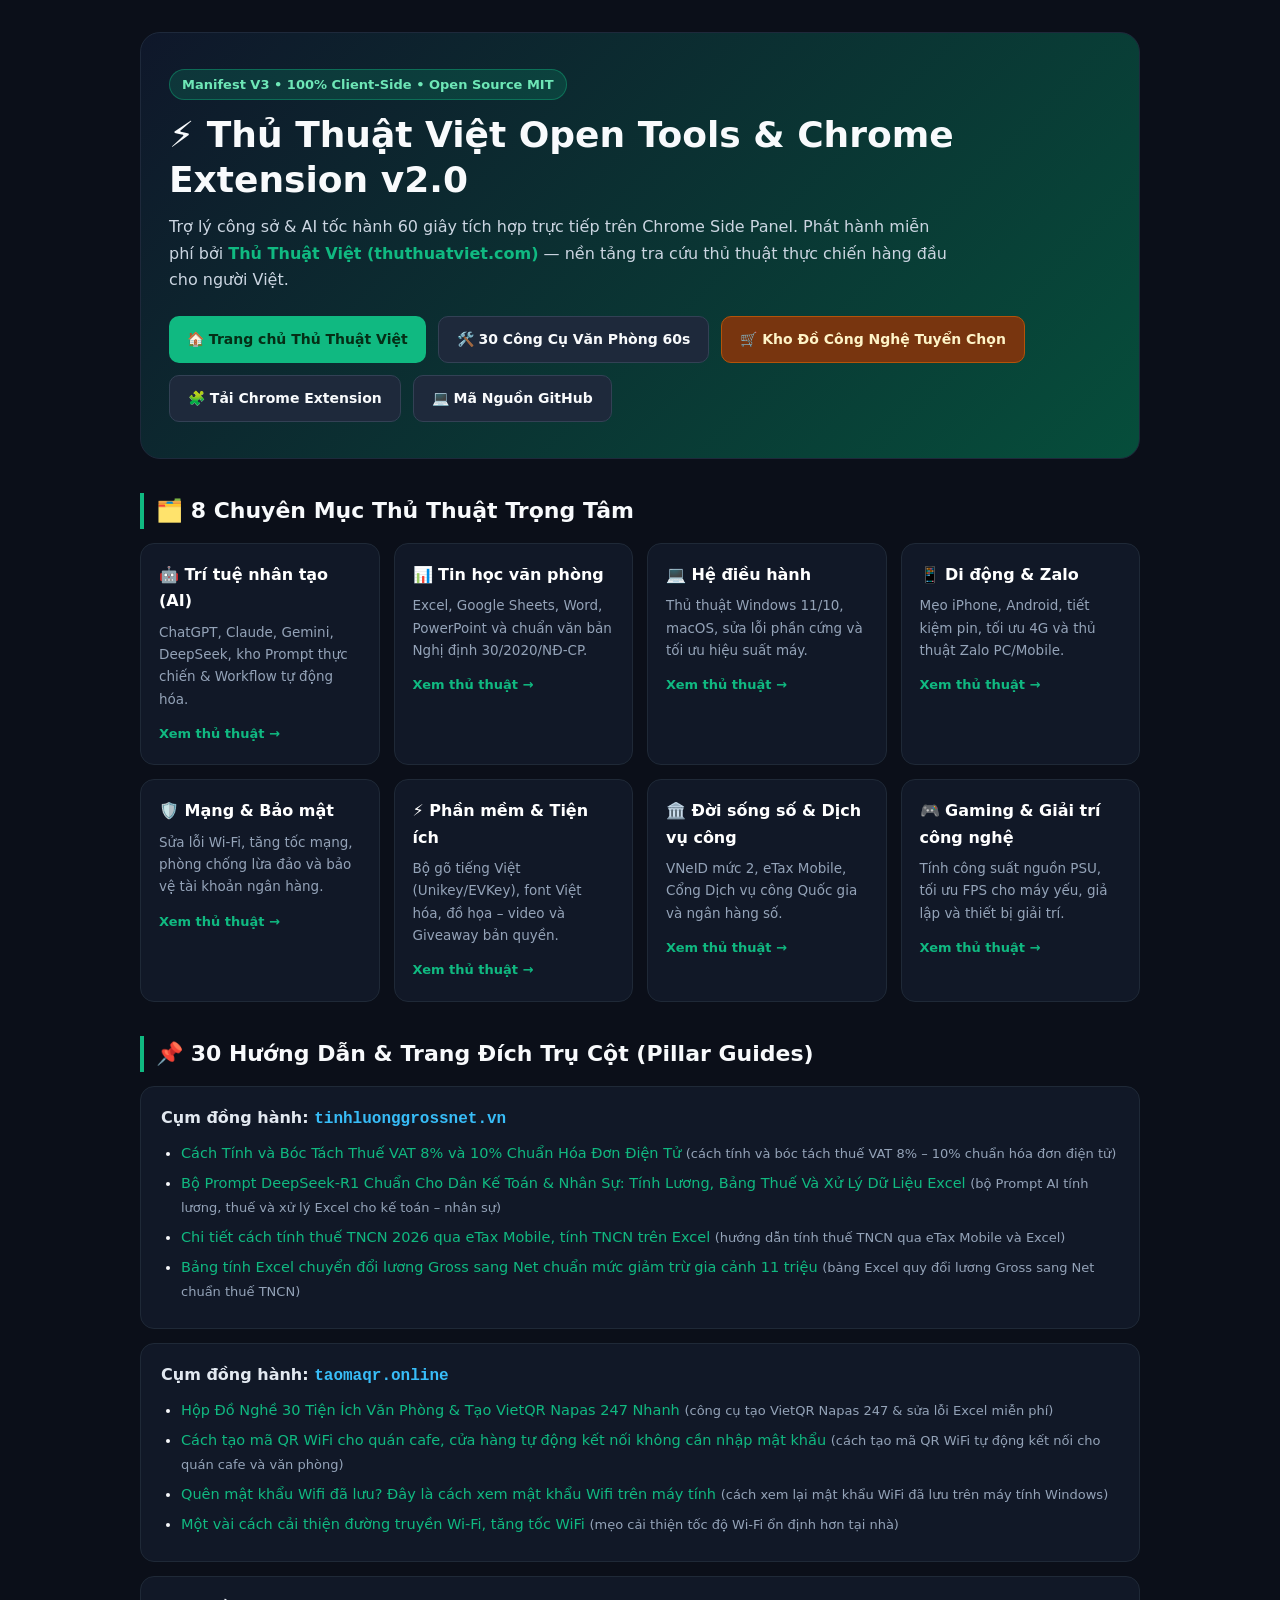
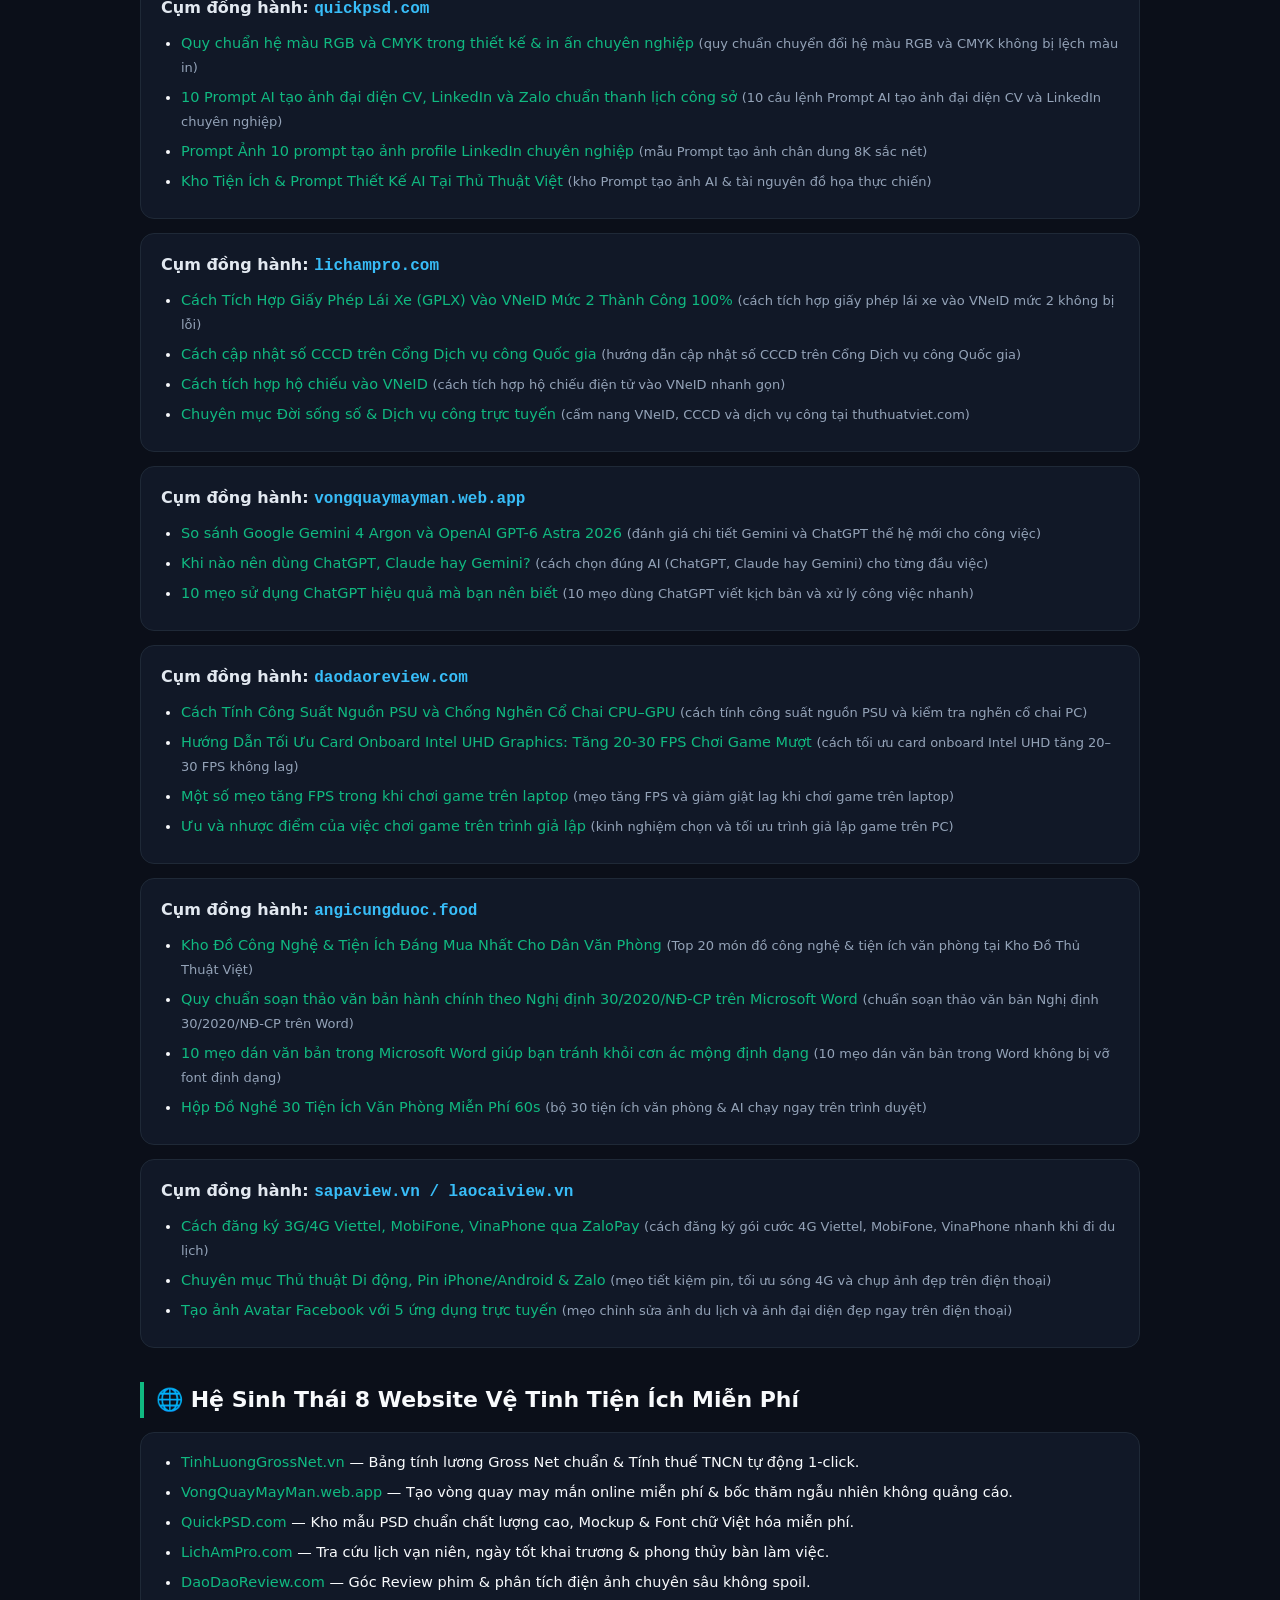
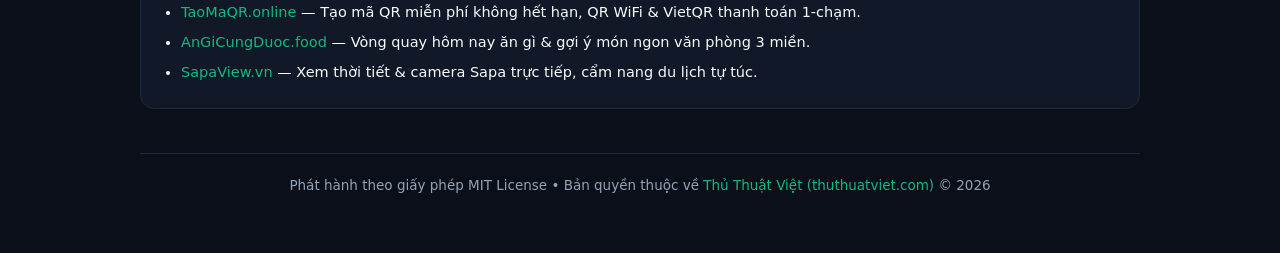
<file: index.html>
<!DOCTYPE html>
<html lang="vi">
<head>
  <meta charset="UTF-8" />
  <meta name="viewport" content="width=device-width, initial-scale=1.0" />
  <title>Thủ Thuật Việt Open Tools &amp; Chrome Extension v2.0 — 30 Công Cụ Văn Phòng &amp; AI Miễn Phí</title>
  <meta name="description" content="Kho mã nguồn mở Thủ Thuật Việt Chrome Extension v2.0 &amp; Hub 30 công cụ văn phòng, sửa lỗi Excel, VietQR Napas 247, Prompt AI và 30 hướng dẫn thực chiến miễn phí tại thuthuatviet.com." />
  <meta name="robots" content="index, follow" />
  <link rel="canonical" href="https://thuthuatviet.github.io/thuthuatviet-chrome-extension/" />
  <meta property="og:type" content="website" />
  <meta property="og:title" content="Thủ Thuật Việt Open Tools &amp; Chrome Extension v2.0" />
  <meta property="og:description" content="Giải Pháp Nhanh — Công Cụ Thực — Trải Nghiệm Chuẩn — 100% Miễn Phí từ hệ sinh thái thuthuatviet.com." />
  <meta property="og:url" content="https://thuthuatviet.github.io/thuthuatviet-chrome-extension/" />
  <script type="application/ld+json">{"@context":"https://schema.org","@type":"SoftwareApplication","name":"Thủ Thuật Việt Chrome Extension v2.0","applicationCategory":"BrowserApplication","operatingSystem":"Windows, macOS, Linux, ChromeOS","url":"https://thuthuatviet.com/tien-ich-chrome/","downloadUrl":"https://github.com/thuthuatviet/thuthuatviet-chrome-extension","offers":{"@type":"Offer","price":"0","priceCurrency":"VND"},"publisher":{"@type":"Organization","name":"Thủ Thuật Việt","url":"https://thuthuatviet.com/"}}</script>
  <style>
    :root { --bg:#0b0f19; --card:#111827; --border:#1f2937; --text:#f8fafc; --muted:#94a3b8; --emerald:#10b981; --amber:#f59e0b; --sky:#38bdf8; }
    * { box-sizing:border-box; }
    body { margin:0; font-family:system-ui,-apple-system,"Segoe UI",Roboto,sans-serif; background:var(--bg); color:var(--text); line-height:1.65; }
    a { color:var(--emerald); text-decoration:none; }
    a:hover { text-decoration:underline; }
    .wrap { max-width:1040px; margin:0 auto; padding:32px 20px 64px; }
    .hero { background:linear-gradient(135deg,#0f172a 0%,#064e3b 100%); border:1px solid #1e293b; border-radius:20px; padding:36px 28px; margin-bottom:28px; }
    .badge { display:inline-block; background:rgba(16,185,129,.18); color:#6ee7b7; border:1px solid rgba(16,185,129,.4); padding:4px 12px; border-radius:999px; font-size:13px; font-weight:600; margin-bottom:12px; }
    h1 { margin:0 0 12px; font-size:clamp(26px,4vw,36px); line-height:1.25; }
    .lead { color:#cbd5e1; max-width:780px; margin:0 0 22px; font-size:16px; }
    .btn-row { display:flex; flex-wrap:wrap; gap:12px; }
    .btn { display:inline-flex; align-items:center; gap:6px; padding:11px 18px; border-radius:10px; font-weight:600; font-size:14px; transition:transform .15s ease; }
    .btn:hover { transform:translateY(-1px); text-decoration:none; }
    .btn-primary { background:var(--emerald); color:#052e16; }
    .btn-secondary { background:#1e293b; color:var(--text); border:1px solid #334155; }
    .btn-amber { background:#78350f; color:#fef3c7; border:1px solid #b45309; }
    h2 { margin:34px 0 14px; font-size:22px; border-left:4px solid var(--emerald); padding-left:12px; }
    .grid { display:grid; grid-template-columns:repeat(auto-fit,minmax(230px,1fr)); gap:14px; }
    .card { display:block; background:var(--card); border:1px solid var(--border); border-radius:14px; padding:18px; color:var(--text); }
    .card:hover { border-color:var(--emerald); text-decoration:none; }
    .card-title { font-weight:700; font-size:16px; margin-bottom:6px; color:#fff; }
    .card-desc { margin:0 0 10px; font-size:13.5px; color:var(--muted); }
    .card-cta { font-size:13px; font-weight:600; color:var(--emerald); }
    .cluster-box { background:var(--card); border:1px solid var(--border); border-radius:14px; padding:18px 20px; margin-bottom:14px; }
    .cluster-box h3 { margin:0 0 10px; font-size:16px; color:#e2e8f0; }
    .cluster-box h3 span { color:var(--sky); font-family:ui-monospace,monospace; }
    ul { margin:0; padding-left:20px; }
    li { margin-bottom:6px; font-size:14.5px; }
    .anchor-note { color:var(--muted); font-size:13px; }
    footer { margin-top:44px; padding-top:20px; border-top:1px solid var(--border); font-size:13.5px; color:var(--muted); text-align:center; }
  </style>
</head>
<body>
  <main class="wrap">
    <section class="hero">
      <div class="badge">Manifest V3 &bull; 100% Client-Side &bull; Open Source MIT</div>
      <h1>⚡ Thủ Thuật Việt Open Tools &amp; Chrome Extension v2.0</h1>
      <p class="lead">
        Trợ lý công sở &amp; AI tốc hành 60 giây tích hợp trực tiếp trên Chrome Side Panel.
        Phát hành miễn phí bởi <a href="https://thuthuatviet.com/" target="_blank" rel="noopener"><strong>Thủ Thuật Việt (thuthuatviet.com)</strong></a> —
        nền tảng tra cứu thủ thuật thực chiến hàng đầu cho người Việt.
      </p>
      <div class="btn-row">
        <a class="btn btn-primary" href="https://thuthuatviet.com/" target="_blank" rel="noopener">🏠 Trang chủ Thủ Thuật Việt</a>
        <a class="btn btn-secondary" href="https://thuthuatviet.com/cong-cu/" target="_blank" rel="noopener">🛠️ 30 Công Cụ Văn Phòng 60s</a>
        <a class="btn btn-amber" href="https://thuthuatviet.com/kho-do/" target="_blank" rel="noopener">🛒 Kho Đồ Công Nghệ Tuyển Chọn</a>
        <a class="btn btn-secondary" href="https://thuthuatviet.com/tien-ich-chrome/" target="_blank" rel="noopener">🧩 Tải Chrome Extension</a>
        <a class="btn btn-secondary" href="https://github.com/thuthuatviet/thuthuatviet-chrome-extension" target="_blank" rel="noopener">💻 Mã Nguồn GitHub</a>
      </div>
    </section>

    <h2>🗂️ 8 Chuyên Mục Thủ Thuật Trọng Tâm</h2>
    <section class="grid">

      <a class="card" href="https://thuthuatviet.com/tri-tue-nhan-tao/" target="_blank" rel="noopener">
        <div class="card-title">🤖 Trí tuệ nhân tạo (AI)</div>
        <p class="card-desc">ChatGPT, Claude, Gemini, DeepSeek, kho Prompt thực chiến &amp; Workflow tự động hóa.</p>
        <span class="card-cta">Xem thủ thuật &rarr;</span>
      </a>

      <a class="card" href="https://thuthuatviet.com/van-phong/" target="_blank" rel="noopener">
        <div class="card-title">📊 Tin học văn phòng</div>
        <p class="card-desc">Excel, Google Sheets, Word, PowerPoint và chuẩn văn bản Nghị định 30/2020/NĐ-CP.</p>
        <span class="card-cta">Xem thủ thuật &rarr;</span>
      </a>

      <a class="card" href="https://thuthuatviet.com/he-dieu-hanh/" target="_blank" rel="noopener">
        <div class="card-title">💻 Hệ điều hành</div>
        <p class="card-desc">Thủ thuật Windows 11/10, macOS, sửa lỗi phần cứng và tối ưu hiệu suất máy.</p>
        <span class="card-cta">Xem thủ thuật &rarr;</span>
      </a>

      <a class="card" href="https://thuthuatviet.com/di-dong/" target="_blank" rel="noopener">
        <div class="card-title">📱 Di động &amp; Zalo</div>
        <p class="card-desc">Mẹo iPhone, Android, tiết kiệm pin, tối ưu 4G và thủ thuật Zalo PC/Mobile.</p>
        <span class="card-cta">Xem thủ thuật &rarr;</span>
      </a>

      <a class="card" href="https://thuthuatviet.com/mang-bao-mat/" target="_blank" rel="noopener">
        <div class="card-title">🛡️ Mạng &amp; Bảo mật</div>
        <p class="card-desc">Sửa lỗi Wi-Fi, tăng tốc mạng, phòng chống lừa đảo và bảo vệ tài khoản ngân hàng.</p>
        <span class="card-cta">Xem thủ thuật &rarr;</span>
      </a>

      <a class="card" href="https://thuthuatviet.com/phan-mem/" target="_blank" rel="noopener">
        <div class="card-title">⚡ Phần mềm &amp; Tiện ích</div>
        <p class="card-desc">Bộ gõ tiếng Việt (Unikey/EVKey), font Việt hóa, đồ họa – video và Giveaway bản quyền.</p>
        <span class="card-cta">Xem thủ thuật &rarr;</span>
      </a>

      <a class="card" href="https://thuthuatviet.com/doi-song-so/" target="_blank" rel="noopener">
        <div class="card-title">🏛️ Đời sống số &amp; Dịch vụ công</div>
        <p class="card-desc">VNeID mức 2, eTax Mobile, Cổng Dịch vụ công Quốc gia và ngân hàng số.</p>
        <span class="card-cta">Xem thủ thuật &rarr;</span>
      </a>

      <a class="card" href="https://thuthuatviet.com/gaming-giai-tri/" target="_blank" rel="noopener">
        <div class="card-title">🎮 Gaming &amp; Giải trí công nghệ</div>
        <p class="card-desc">Tính công suất nguồn PSU, tối ưu FPS cho máy yếu, giả lập và thiết bị giải trí.</p>
        <span class="card-cta">Xem thủ thuật &rarr;</span>
      </a>
    </section>

    <h2>📌 30 Hướng Dẫn &amp; Trang Đích Trụ Cột (Pillar Guides)</h2>

      <div class="cluster-box">
        <h3>Cụm đồng hành: <span>tinhluonggrossnet.vn</span></h3>
        <ul>
          <li><a href="https://thuthuatviet.com/van-phong/cach-tinh-va-boc-tach-thue-vat-8-va-10-phan-tram-chuan-hoa-don-dien-tu/" target="_blank" rel="noopener">Cách Tính và Bóc Tách Thuế VAT 8% và 10% Chuẩn Hóa Đơn Điện Tử</a> <span class="anchor-note">(cách tính và bóc tách thuế VAT 8% – 10% chuẩn hóa đơn điện tử)</span></li>
          <li><a href="https://thuthuatviet.com/tri-tue-nhan-tao/bo-prompt-deepseek-r1-ke-toan-nhan-su-tinh-luong-excel/" target="_blank" rel="noopener">Bộ Prompt DeepSeek-R1 Chuẩn Cho Dân Kế Toán &amp; Nhân Sự: Tính Lương, Bảng Thuế Và Xử Lý Dữ Liệu Excel</a> <span class="anchor-note">(bộ Prompt AI tính lương, thuế và xử lý Excel cho kế toán – nhân sự)</span></li>
          <li><a href="https://thuthuatviet.com/doi-song-so/chi-tiet-cach-tinh-thue-tncn-2026-qua-etax-mobile-tinh-tncn-tren-excel/" target="_blank" rel="noopener">Chi tiết cách tính thuế TNCN 2026 qua eTax Mobile, tính TNCN trên Excel</a> <span class="anchor-note">(hướng dẫn tính thuế TNCN qua eTax Mobile và Excel)</span></li>
          <li><a href="https://thuthuatviet.com/van-phong/bang-tinh-luong-gross-sang-net-excel-chuan-thue-tncn/" target="_blank" rel="noopener">Bảng tính Excel chuyển đổi lương Gross sang Net chuẩn mức giảm trừ gia cảnh 11 triệu</a> <span class="anchor-note">(bảng Excel quy đổi lương Gross sang Net chuẩn thuế TNCN)</span></li>
        </ul>
      </div>

      <div class="cluster-box">
        <h3>Cụm đồng hành: <span>taomaqr.online</span></h3>
        <ul>
          <li><a href="https://thuthuatviet.com/cong-cu/#vietqr-fast-generator" target="_blank" rel="noopener">Hộp Đồ Nghề 30 Tiện Ích Văn Phòng &amp; Tạo VietQR Napas 247 Nhanh</a> <span class="anchor-note">(công cụ tạo VietQR Napas 247 &amp; sửa lỗi Excel miễn phí)</span></li>
          <li><a href="https://thuthuatviet.com/phan-mem/tao-ma-qr-wifi-quan-cafe-tu-dong-ket-noi/" target="_blank" rel="noopener">Cách tạo mã QR WiFi cho quán cafe, cửa hàng tự động kết nối không cần nhập mật khẩu</a> <span class="anchor-note">(cách tạo mã QR WiFi tự động kết nối cho quán cafe và văn phòng)</span></li>
          <li><a href="https://thuthuatviet.com/mang-bao-mat/quen-mat-khau-wifi-da-luu-day-la-cach-xem-mat-khau-wifi-tren-may-tinh/" target="_blank" rel="noopener">Quên mật khẩu Wifi đã lưu? Đây là cách xem mật khẩu Wifi trên máy tính</a> <span class="anchor-note">(cách xem lại mật khẩu WiFi đã lưu trên máy tính Windows)</span></li>
          <li><a href="https://thuthuatviet.com/mang-bao-mat/mot-vai-cach-cai-thien-duong-truyen-wi-fi-tang-toc-wifi/" target="_blank" rel="noopener">Một vài cách cải thiện đường truyền Wi-Fi, tăng tốc WiFi</a> <span class="anchor-note">(mẹo cải thiện tốc độ Wi-Fi ổn định hơn tại nhà)</span></li>
        </ul>
      </div>

      <div class="cluster-box">
        <h3>Cụm đồng hành: <span>quickpsd.com</span></h3>
        <ul>
          <li><a href="https://thuthuatviet.com/phan-mem/quy-chuan-he-mau-rgb-va-cmyk-trong-in-an/" target="_blank" rel="noopener">Quy chuẩn hệ màu RGB và CMYK trong thiết kế &amp; in ấn chuyên nghiệp</a> <span class="anchor-note">(quy chuẩn chuyển đổi hệ màu RGB và CMYK không bị lệch màu in)</span></li>
          <li><a href="https://thuthuatviet.com/tri-tue-nhan-tao/10-prompt-ai-tao-anh-avatar-cv-linkedin-chuan-cong-so/" target="_blank" rel="noopener">10 Prompt AI tạo ảnh đại diện CV, LinkedIn và Zalo chuẩn thanh lịch công sở</a> <span class="anchor-note">(10 câu lệnh Prompt AI tạo ảnh đại diện CV và LinkedIn chuyên nghiệp)</span></li>
          <li><a href="https://thuthuatviet.com/tri-tue-nhan-tao/prompt-anh-10-prompt-tao-anh-profile-linkedin-chuyen-nghiep-xem-prompt/" target="_blank" rel="noopener">Prompt Ảnh 10 prompt tạo ảnh profile LinkedIn chuyên nghiệp</a> <span class="anchor-note">(mẫu Prompt tạo ảnh chân dung 8K sắc nét)</span></li>
          <li><a href="https://thuthuatviet.com/tri-tue-nhan-tao/prompt-anh/" target="_blank" rel="noopener">Kho Tiện Ích &amp; Prompt Thiết Kế AI Tại Thủ Thuật Việt</a> <span class="anchor-note">(kho Prompt tạo ảnh AI &amp; tài nguyên đồ họa thực chiến)</span></li>
        </ul>
      </div>

      <div class="cluster-box">
        <h3>Cụm đồng hành: <span>lichampro.com</span></h3>
        <ul>
          <li><a href="https://thuthuatviet.com/doi-song-so/cach-tich-hop-giay-phep-lai-xe-gplx-vao-vneid-muc-2-thanh-cong-100/" target="_blank" rel="noopener">Cách Tích Hợp Giấy Phép Lái Xe (GPLX) Vào VNeID Mức 2 Thành Công 100%</a> <span class="anchor-note">(cách tích hợp giấy phép lái xe vào VNeID mức 2 không bị lỗi)</span></li>
          <li><a href="https://thuthuatviet.com/doi-song-so/cach-cap-nhat-so-cccd-tren-cong-dich-vu-cong-quoc-gia/" target="_blank" rel="noopener">Cách cập nhật số CCCD trên Cổng Dịch vụ công Quốc gia</a> <span class="anchor-note">(hướng dẫn cập nhật số CCCD trên Cổng Dịch vụ công Quốc gia)</span></li>
          <li><a href="https://thuthuatviet.com/doi-song-so/cach-tich-hop-ho-chieu-vao-vneid/" target="_blank" rel="noopener">Cách tích hợp hộ chiếu vào VNeID</a> <span class="anchor-note">(cách tích hợp hộ chiếu điện tử vào VNeID nhanh gọn)</span></li>
          <li><a href="https://thuthuatviet.com/doi-song-so/" target="_blank" rel="noopener">Chuyên mục Đời sống số &amp; Dịch vụ công trực tuyến</a> <span class="anchor-note">(cẩm nang VNeID, CCCD và dịch vụ công tại thuthuatviet.com)</span></li>
        </ul>
      </div>

      <div class="cluster-box">
        <h3>Cụm đồng hành: <span>vongquaymayman.web.app</span></h3>
        <ul>
          <li><a href="https://thuthuatviet.com/tri-tue-nhan-tao/so-sanh-google-gemini-4-argon-va-openai-gpt-6-astra-2026/" target="_blank" rel="noopener">So sánh Google Gemini 4 Argon và OpenAI GPT-6 Astra 2026</a> <span class="anchor-note">(đánh giá chi tiết Gemini và ChatGPT thế hệ mới cho công việc)</span></li>
          <li><a href="https://thuthuatviet.com/tri-tue-nhan-tao/khi-nao-nen-dung-chatgpt-claude-hay-gemini/" target="_blank" rel="noopener">Khi nào nên dùng ChatGPT, Claude hay Gemini?</a> <span class="anchor-note">(cách chọn đúng AI (ChatGPT, Claude hay Gemini) cho từng đầu việc)</span></li>
          <li><a href="https://thuthuatviet.com/tri-tue-nhan-tao/10-meo-su-dung-chatgpt-hieu-qua-ma-ban-nen-biet/" target="_blank" rel="noopener">10 mẹo sử dụng ChatGPT hiệu quả mà bạn nên biết</a> <span class="anchor-note">(10 mẹo dùng ChatGPT viết kịch bản và xử lý công việc nhanh)</span></li>
        </ul>
      </div>

      <div class="cluster-box">
        <h3>Cụm đồng hành: <span>daodaoreview.com</span></h3>
        <ul>
          <li><a href="https://thuthuatviet.com/gaming-giai-tri/cach-tinh-cong-suat-nguon-psu-va-chong-nghen-co-chai-cpu-gpu/" target="_blank" rel="noopener">Cách Tính Công Suất Nguồn PSU và Chống Nghẽn Cổ Chai CPU–GPU</a> <span class="anchor-note">(cách tính công suất nguồn PSU và kiểm tra nghẽn cổ chai PC)</span></li>
          <li><a href="https://thuthuatviet.com/gaming-giai-tri/huong-dan-toi-uu-card-onboard-intel-uhd-choi-game-khong-lag/" target="_blank" rel="noopener">Hướng Dẫn Tối Ưu Card Onboard Intel UHD Graphics: Tăng 20-30 FPS Chơi Game Mượt</a> <span class="anchor-note">(cách tối ưu card onboard Intel UHD tăng 20–30 FPS không lag)</span></li>
          <li><a href="https://thuthuatviet.com/gaming-giai-tri/mot-so-meo-tang-fps-trong-khi-choi-game-tren-laptop/" target="_blank" rel="noopener">Một số mẹo tăng FPS trong khi chơi game trên laptop</a> <span class="anchor-note">(mẹo tăng FPS và giảm giật lag khi chơi game trên laptop)</span></li>
          <li><a href="https://thuthuatviet.com/gaming-giai-tri/uu-va-nhuoc-diem-cua-viec-choi-game-tren-trinh-gia-lap/" target="_blank" rel="noopener">Ưu và nhược điểm của việc chơi game trên trình giả lập</a> <span class="anchor-note">(kinh nghiệm chọn và tối ưu trình giả lập game trên PC)</span></li>
        </ul>
      </div>

      <div class="cluster-box">
        <h3>Cụm đồng hành: <span>angicungduoc.food</span></h3>
        <ul>
          <li><a href="https://thuthuatviet.com/kho-do/" target="_blank" rel="noopener">Kho Đồ Công Nghệ &amp; Tiện Ích Đáng Mua Nhất Cho Dân Văn Phòng</a> <span class="anchor-note">(Top 20 món đồ công nghệ &amp; tiện ích văn phòng tại Kho Đồ Thủ Thuật Việt)</span></li>
          <li><a href="https://thuthuatviet.com/van-phong/soan-thao-van-ban-hanh-chinh-chuan-nghi-dinh-30-2020-word/" target="_blank" rel="noopener">Quy chuẩn soạn thảo văn bản hành chính theo Nghị định 30/2020/NĐ-CP trên Microsoft Word</a> <span class="anchor-note">(chuẩn soạn thảo văn bản Nghị định 30/2020/NĐ-CP trên Word)</span></li>
          <li><a href="https://thuthuatviet.com/van-phong/10-meo-dan-van-ban-trong-microsoft-word-giup-ban-tranh-khoi-con-ac-mong-dinh-dang/" target="_blank" rel="noopener">10 mẹo dán văn bản trong Microsoft Word giúp bạn tránh khỏi cơn ác mộng định dạng</a> <span class="anchor-note">(10 mẹo dán văn bản trong Word không bị vỡ font định dạng)</span></li>
          <li><a href="https://thuthuatviet.com/cong-cu/" target="_blank" rel="noopener">Hộp Đồ Nghề 30 Tiện Ích Văn Phòng Miễn Phí 60s</a> <span class="anchor-note">(bộ 30 tiện ích văn phòng &amp; AI chạy ngay trên trình duyệt)</span></li>
        </ul>
      </div>

      <div class="cluster-box">
        <h3>Cụm đồng hành: <span>sapaview.vn / laocaiview.vn</span></h3>
        <ul>
          <li><a href="https://thuthuatviet.com/doi-song-so/cach-dang-ky-3g4g-viettel-mobifone-vinaphone-qua-zalopay/" target="_blank" rel="noopener">Cách đăng ký 3G/4G Viettel, MobiFone, VinaPhone qua ZaloPay</a> <span class="anchor-note">(cách đăng ký gói cước 4G Viettel, MobiFone, VinaPhone nhanh khi đi du lịch)</span></li>
          <li><a href="https://thuthuatviet.com/di-dong/" target="_blank" rel="noopener">Chuyên mục Thủ thuật Di động, Pin iPhone/Android &amp; Zalo</a> <span class="anchor-note">(mẹo tiết kiệm pin, tối ưu sóng 4G và chụp ảnh đẹp trên điện thoại)</span></li>
          <li><a href="https://thuthuatviet.com/di-dong/tao-anh-avatar-facebook-voi-5-ung-dung-truc-tuyen/" target="_blank" rel="noopener">Tạo ảnh Avatar Facebook với 5 ứng dụng trực tuyến</a> <span class="anchor-note">(mẹo chỉnh sửa ảnh du lịch và ảnh đại diện đẹp ngay trên điện thoại)</span></li>
        </ul>
      </div>

    <h2>🌐 Hệ Sinh Thái 8 Website Vệ Tinh Tiện Ích Miễn Phí</h2>
    <div class="cluster-box">
      <ul>
        <li><a href="https://tinhluonggrossnet.vn" target="_blank" rel="noopener">TinhLuongGrossNet.vn</a> — Bảng tính lương Gross Net chuẩn &amp; Tính thuế TNCN tự động 1-click.</li>
        <li><a href="https://vongquaymayman.web.app" target="_blank" rel="noopener">VongQuayMayMan.web.app</a> — Tạo vòng quay may mắn online miễn phí &amp; bốc thăm ngẫu nhiên không quảng cáo.</li>
        <li><a href="https://quickpsd.com" target="_blank" rel="noopener">QuickPSD.com</a> — Kho mẫu PSD chuẩn chất lượng cao, Mockup &amp; Font chữ Việt hóa miễn phí.</li>
        <li><a href="https://lichampro.com" target="_blank" rel="noopener">LichAmPro.com</a> — Tra cứu lịch vạn niên, ngày tốt khai trương &amp; phong thủy bàn làm việc.</li>
        <li><a href="https://daodaoreview.com" target="_blank" rel="noopener">DaoDaoReview.com</a> — Góc Review phim &amp; phân tích điện ảnh chuyên sâu không spoil.</li>
        <li><a href="https://taomaqr.online" target="_blank" rel="noopener">TaoMaQR.online</a> — Tạo mã QR miễn phí không hết hạn, QR WiFi &amp; VietQR thanh toán 1-chạm.</li>
        <li><a href="https://angicungduoc.food" target="_blank" rel="noopener">AnGiCungDuoc.food</a> — Vòng quay hôm nay ăn gì &amp; gợi ý món ngon văn phòng 3 miền.</li>
        <li><a href="https://sapaview.vn" target="_blank" rel="noopener">SapaView.vn</a> — Xem thời tiết &amp; camera Sapa trực tiếp, cẩm nang du lịch tự túc.</li>
      </ul>
    </div>

    <footer>
      Phát hành theo giấy phép MIT License &bull; Bản quyền thuộc về
      <a href="https://thuthuatviet.com/" target="_blank" rel="noopener">Thủ Thuật Việt (thuthuatviet.com)</a> &copy; 2026
    </footer>
  </main>
</body>
</html>
</file>
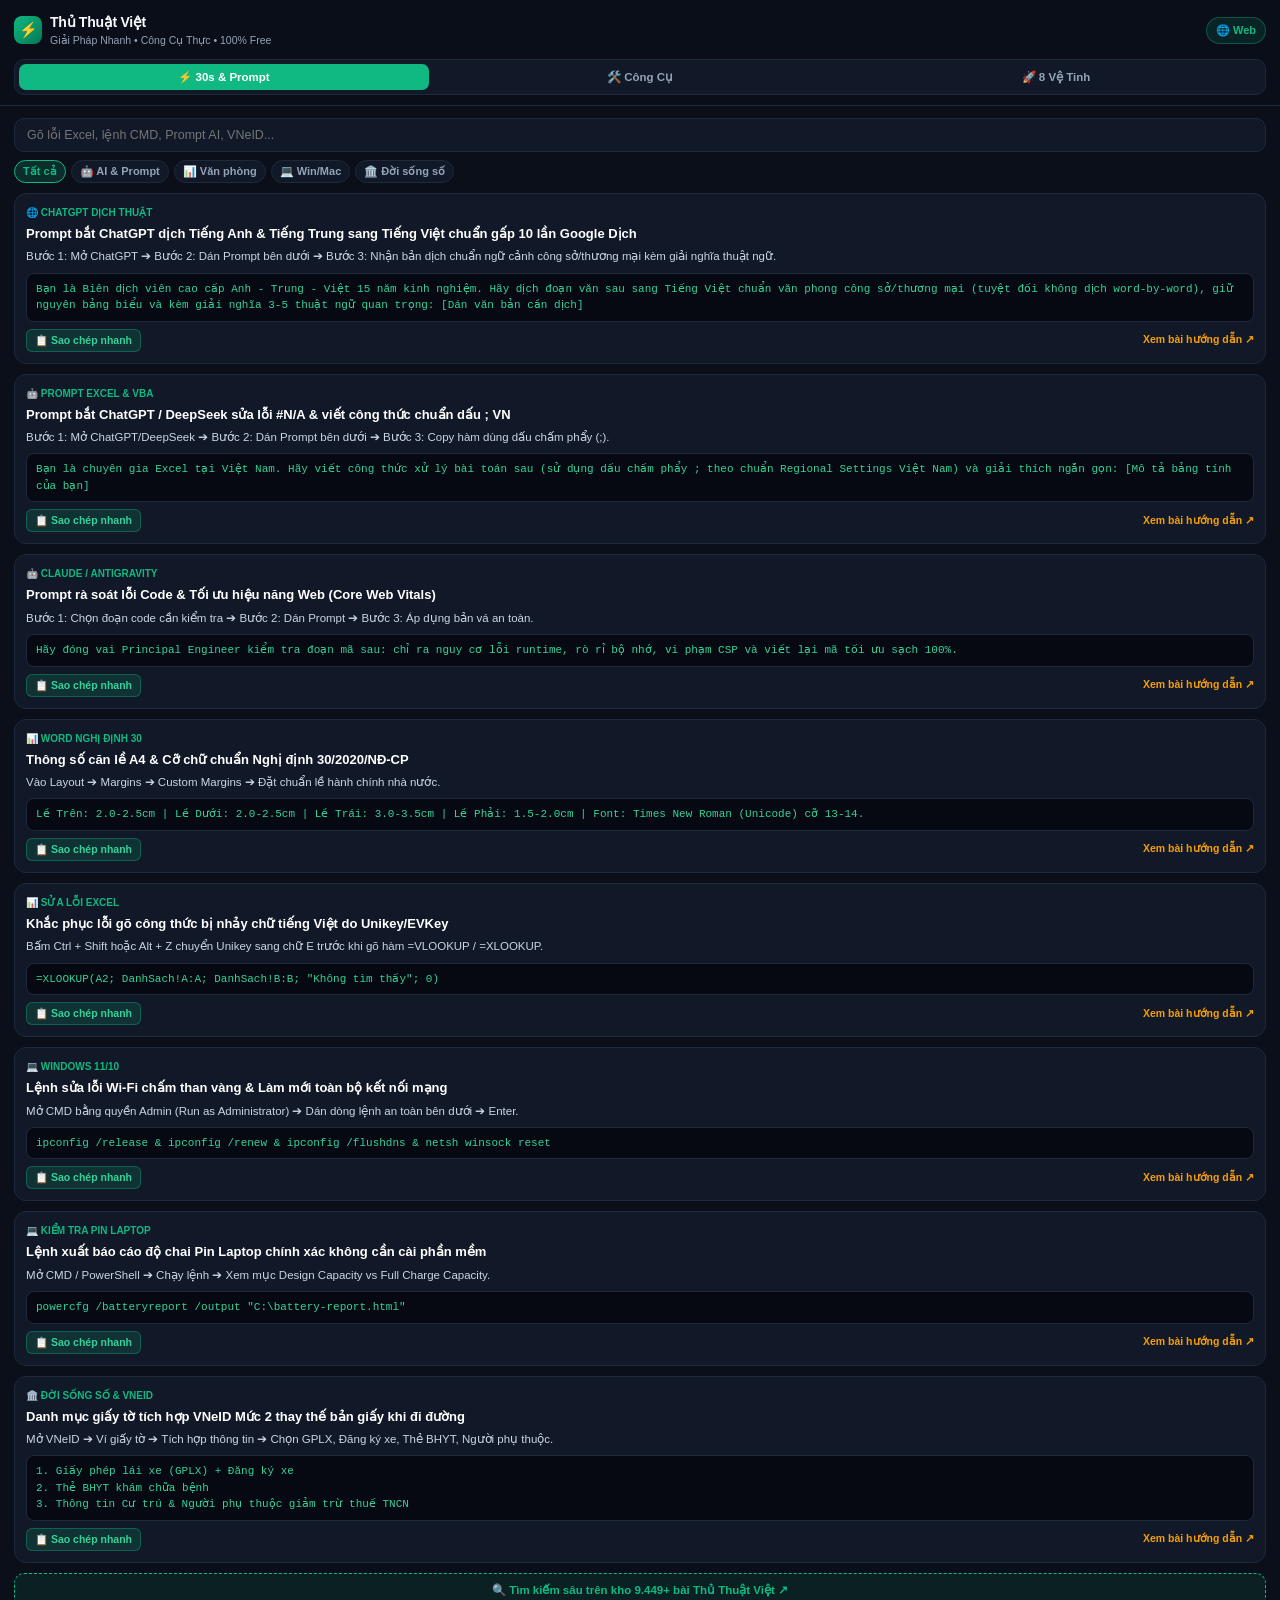
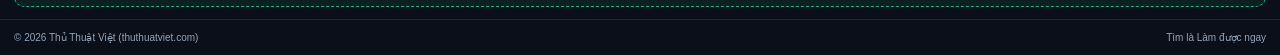
<file: sidepanel.html>
<!DOCTYPE html>
<html lang="vi">
<head>
  <meta charset="UTF-8" />
  <meta name="viewport" content="width=device-width, initial-scale=1.0" />
  <title>Thủ Thuật Việt — Trợ Lý Công Sở & AI 60s</title>
  <link rel="stylesheet" href="sidepanel.css" />
</head>
<body>
  <header class="app-header">
    <div class="brand-row">
      <div class="brand-title">
        <span class="brand-logo">⚡</span>
        <div>
          <h1>Thủ Thuật Việt</h1>
          <p>Giải Pháp Nhanh • Công Cụ Thực • 100% Free</p>
        </div>
      </div>
      <a href="https://thuthuatviet.com" target="_blank" rel="noopener noreferrer" class="home-pill" title="Mở trang chủ thuthuatviet.com">
        🌐 Web
      </a>
    </div>

    <nav class="tab-bar" role="tablist" aria-label="Chức năng chính">
      <button type="button" class="tab-btn is-active" data-tab="tab-search" role="tab" aria-selected="true">
        ⚡ 30s &amp; Prompt
      </button>
      <button type="button" class="tab-btn" data-tab="tab-tools" role="tab" aria-selected="false">
        🛠️ Công Cụ
      </button>
      <button type="button" class="tab-btn" data-tab="tab-satellites" role="tab" aria-selected="false">
        🚀 8 Vệ Tinh
      </button>
    </nav>
  </header>

  <main class="app-main">
    <!-- TAB 1: TRA CỨU NHANH 30S & KHO PROMPT AI -->
    <section id="tab-search" class="tab-panel is-active" role="tabpanel">
      <div class="search-box">
        <input
          id="quick-search-input"
          type="search"
          placeholder="Gõ lỗi Excel, lệnh CMD, Prompt AI, VNeID..."
          autocomplete="off"
        />
        <div class="filter-pills" id="category-filters">
          <button type="button" class="chip is-active" data-cat="all">Tất cả</button>
          <button type="button" class="chip" data-cat="ai">🤖 AI &amp; Prompt</button>
          <button type="button" class="chip" data-cat="office">📊 Văn phòng</button>
          <button type="button" class="chip" data-cat="os">💻 Win/Mac</button>
          <button type="button" class="chip" data-cat="life">🏛️ Đời sống số</button>
        </div>
      </div>

      <div id="cards-container" class="cards-list"></div>

      <div class="web-search-bridge">
        <button type="button" id="btn-full-web-search" class="btn-outline-full">
          🔍 Tìm kiếm sâu trên kho 9.449+ bài Thủ Thuật Việt ↗
        </button>
      </div>
    </section>

    <!-- TAB 2: 4 MICRO-TOOLS CÔNG SỞ TỐC HÀNH (CHẠY OFFLINE 100%) -->
    <section id="tab-tools" class="tab-panel" role="tabpanel">
      <!-- Tool 1: Excel Formula Delimiter & VNĐ Words -->
      <article class="tool-card">
        <div class="tool-head">
          <span class="tool-badge">📊 Công cụ #1</span>
          <h2>Sửa Hàm Excel (, ⇄ ;) &amp; Đọc Số Tiền VNĐ</h2>
        </div>
        <input
          id="excel-input"
          type="text"
          class="mono-input"
          value='=XLOOKUP(A2, Bang!A:A, Bang!B:B, "Chưa có, kiểm tra", 0)'
          placeholder="Dán hàm Excel hoặc nhập số tiền VNĐ..."
        />
        <div class="btn-row">
          <button type="button" id="btn-excel-semi" class="btn-primary">Đổi , ➔ ; (Chuẩn VN)</button>
          <button type="button" id="btn-excel-comma" class="btn-secondary">Đổi ; ➔ ,</button>
          <button type="button" id="btn-excel-vnd" class="btn-secondary">Đọc số VNĐ</button>
        </div>
        <div class="result-wrap">
          <pre id="excel-output" class="result-code">=XLOOKUP(A2; Bang!A:A; Bang!B:B; "Chưa có, kiểm tra"; 0)</pre>
          <button type="button" class="btn-copy" data-copy-target="excel-output">📋 Sao chép</button>
        </div>
      </article>

      <!-- Tool 2: Lương Gross -> Net Mini -->
      <article class="tool-card">
        <div class="tool-head">
          <span class="tool-badge">🧮 Công cụ #2</span>
          <h2>Tính Nhanh Lương Gross ➔ Net &amp; BHXH 10.5%</h2>
        </div>
        <div class="two-col">
          <div>
            <label for="gross-input">Lương Gross (VNĐ):</label>
            <input id="gross-input" type="text" class="mono-input" value="20000000" />
          </div>
          <div>
            <label for="dep-select">Người phụ thuộc:</label>
            <select id="dep-select" class="select-input">
              <option value="0">0 người (11tr)</option>
              <option value="1">1 người (15.4tr)</option>
              <option value="2">2 người (19.8tr)</option>
              <option value="3">3 người (24.2tr)</option>
            </select>
          </div>
        </div>
        <button type="button" id="btn-calc-salary" class="btn-primary w-full">🧮 Tính Lương Thực Nhận (Net)</button>
        <div class="result-wrap">
          <pre id="salary-output" class="result-code"></pre>
          <div class="bridge-row">
            <button type="button" class="btn-copy" data-copy-target="salary-output">📋 Copy</button>
            <a href="https://tinhluonggrossnet.vn" target="_blank" rel="noopener noreferrer" class="sat-link">
              Xem bảng 7 bậc thuế tại TinhLuongGrossNet.vn ↗
            </a>
          </div>
        </div>
      </article>

      <!-- Tool 3: Chuẩn Hóa Văn Bản & Bảng Mã Tiếng Việt -->
      <article class="tool-card">
        <div class="tool-head">
          <span class="tool-badge">⚡ Công cụ #3</span>
          <h2>Chuẩn Hóa Unicode (NFC), Bỏ Dấu &amp; Hoa Đầu Từ</h2>
        </div>
        <input
          id="text-input"
          type="text"
          class="mono-input"
          value="  nguyễn   thị  minh  khai — báo cáo tổng kết năm  "
          placeholder="Dán văn bản cần chuẩn hóa..."
        />
        <div class="btn-row">
          <button type="button" id="btn-text-title" class="btn-primary">Hoa Đầu Từ + NFC</button>
          <button type="button" id="btn-text-ascii" class="btn-secondary">Bỏ dấu</button>
          <button type="button" id="btn-text-slug" class="btn-secondary">Tạo Slug</button>
        </div>
        <div class="result-wrap">
          <pre id="text-output" class="result-code">Nguyễn Thị Minh Khai — Báo Cáo Tổng Kết Năm</pre>
          <button type="button" class="btn-copy" data-copy-target="text-output">📋 Sao chép</button>
        </div>
      </article>

      <!-- Tool 4: Tạo Chuỗi QR Wi-Fi & Kiểm Tra Mật Khẩu -->
      <article class="tool-card">
        <div class="tool-head">
          <span class="tool-badge">📱 Công cụ #4</span>
          <h2>Tạo Chuỗi QR Wi-Fi &amp; Chấm Điểm Mật Khẩu</h2>
        </div>
        <input
          id="wifi-input"
          type="text"
          class="mono-input"
          value="CafeThuThuatViet|88889999"
          placeholder="TênWiFi|MậtKhẩu hoặc mật khẩu cần kiểm tra..."
        />
        <div class="btn-row">
          <button type="button" id="btn-wifi-qr" class="btn-primary">Chuỗi QR Wi-Fi</button>
          <button type="button" id="btn-pass-check" class="btn-secondary">Độ mạnh Mật khẩu</button>
        </div>
        <div class="result-wrap">
          <pre id="wifi-output" class="result-code">WIFI:S:CafeThuThuatViet;T:WPA;P:88889999;;</pre>
          <div class="bridge-row">
            <button type="button" class="btn-copy" data-copy-target="wifi-output">📋 Copy</button>
            <a href="https://taomaqr.online" target="_blank" rel="noopener noreferrer" class="sat-link">
              Tải ảnh QR PNG/SVG nét căng tại TaoMaQR.online ↗
            </a>
          </div>
        </div>
      </article>

      <!-- Tool 5: Tách Họ và Tên Excel -->
      <article class="tool-card">
        <div class="tool-head">
          <span class="tool-badge">📊 Công cụ #5</span>
          <h2>Tách Họ &amp; Tên Trong Excel Thành 2-3 Cột Sắp Xếp A-Z</h2>
        </div>
        <textarea
          id="name-input"
          class="mono-input"
          rows="3"
          placeholder="Dán danh sách họ và tên (mỗi người 1 dòng)..."
        >Nguyễn Văn An
Trần Thị Thu Trang
Lê Hoàng Nam</textarea>
        <div class="btn-row">
          <button type="button" id="btn-name-2col" class="btn-primary">Tách 2 Cột (Họ đệm + Tên)</button>
          <button type="button" id="btn-name-3col" class="btn-secondary">Tách 3 Cột (Họ + Đệm + Tên)</button>
        </div>
        <div class="result-wrap">
          <pre id="name-output" class="result-code"></pre>
          <button type="button" class="btn-copy" data-copy-target="name-output">📋 Copy (Dán thẳng vào Excel)</button>
        </div>
      </article>

      <!-- Tool 6: Dọn Rác & Tối Ưu Win 10/11 -->
      <article class="tool-card">
        <div class="tool-head">
          <span class="tool-badge">💻 Công cụ #6</span>
          <h2>Tạo Kịch Bản Dọn Rác &amp; Tối Ưu Win 10/11 (.bat 1-Click)</h2>
        </div>
        <div class="btn-row">
          <button type="button" id="btn-clean-full" class="btn-primary">Dọn Rác Toàn Diện</button>
          <button type="button" id="btn-clean-c" class="btn-secondary">Cứu Nguy Ổ C Đỏ (Tắt Sleep/Hibernate)</button>
          <button type="button" id="btn-clean-net" class="btn-secondary">Sửa Mạng / Flush DNS</button>
        </div>
        <div class="result-wrap">
          <pre id="clean-output" class="result-code"></pre>
          <button type="button" class="btn-copy" data-copy-target="clean-output">📋 Copy Lệnh Batch (.bat)</button>
        </div>
      </article>

      <!-- Tool 7: Tạo Link Chat Zalo Trực Tiếp -->
      <article class="tool-card">
        <div class="tool-head">
          <span class="tool-badge">📱 Công cụ #7</span>
          <h2>Tạo Link Chat Zalo 1-Chạm Không Cần Kết Bạn</h2>
        </div>
        <input
          id="zalo-input"
          type="text"
          class="mono-input"
          value="0988123456"
          placeholder="Nhập số điện thoại (VD: 0988123456)..."
        />
        <div class="btn-row">
          <button type="button" id="btn-zalo-link" class="btn-primary">Tạo Link Chat Zalo</button>
          <button type="button" id="btn-zalo-carrier" class="btn-secondary">Tra Cứu Nhà Mạng</button>
        </div>
        <div class="result-wrap">
          <pre id="zalo-output" class="result-code"></pre>
          <button type="button" class="btn-copy" data-copy-target="zalo-output">📋 Copy Link</button>
        </div>
      </article>

      <!-- Tool 8: Bảng Tính Lãi Vay Ngân Hàng -->
      <article class="tool-card">
        <div class="tool-head">
          <span class="tool-badge">🏦 Công cụ #8</span>
          <h2>Bảng Tính Lãi Vay: Dư Nợ Giảm Dần vs Lãi Phẳng</h2>
        </div>
        <input
          id="loan-input"
          type="text"
          class="mono-input"
          value="500000000 * 36 * 8.5"
          placeholder="[SốTiềnVay] * [SốTháng] * [LãiSuất%/Năm]..."
        />
        <div class="btn-row">
          <button type="button" id="btn-loan-reducing" class="btn-primary">Dư Nợ Giảm Dần (Chuẩn)</button>
          <button type="button" id="btn-loan-compare" class="btn-secondary">So Sánh 2 Cách Tính</button>
        </div>
        <div class="result-wrap">
          <pre id="loan-output" class="result-code"></pre>
          <button type="button" class="btn-copy" data-copy-target="loan-output">📋 Copy Bảng Tính</button>
        </div>
      </article>

      <!-- Tool 9: Chuyển Đổi Hệ Màu Đồ Họa & Thẩm Định WCAG -->
      <article class="tool-card">
        <div class="tool-head">
          <span class="tool-badge">🎨 Công cụ #9</span>
          <h2>Chuyển Đổi Màu (HEX ➔ RGB ➔ CMYK) &amp; Thẩm Định WCAG 2.1</h2>
        </div>
        <input
          id="color-input"
          type="text"
          class="mono-input"
          value="#10B981"
          placeholder="Nhập mã HEX (VD: #10B981) hoặc RGB..."
        />
        <div class="btn-row">
          <button type="button" id="btn-color-all" class="btn-primary">Toàn Diện (WCAG)</button>
          <button type="button" id="btn-color-cmyk" class="btn-secondary">CMYK In Ấn</button>
          <button type="button" id="btn-color-harmonic" class="btn-secondary">Phối Màu</button>
        </div>
        <div class="result-wrap">
          <pre id="color-output" class="result-code"></pre>
          <div class="bridge-row">
            <button type="button" class="btn-copy" data-copy-target="color-output">📋 Copy</button>
            <a href="https://quickpsd.com" target="_blank" rel="noopener noreferrer" class="sat-link">
              Tải Mockup PSD &amp; Font Việt hóa tại QuickPSD.com ↗
            </a>
          </div>
        </div>
      </article>

      <!-- Tool 10: Tính Nguồn PSU & Thẩm Định Bottleneck -->
      <article class="tool-card">
        <div class="tool-head">
          <span class="tool-badge">⚡ Công cụ #10</span>
          <h2>Tính Công Suất Nguồn PSU PC &amp; Nghẽn Cổ Chai CPU-GPU</h2>
        </div>
        <input
          id="psu-input"
          type="text"
          class="mono-input"
          value="i5 13400 + RTX 4060"
          placeholder="Nhập combo CPU + GPU (VD: i5 13400 + RTX 4060)..."
        />
        <div class="btn-row">
          <button type="button" id="btn-psu-calc" class="btn-primary">Tính Công Suất Nguồn</button>
          <button type="button" id="btn-psu-1080p" class="btn-secondary">Nghẽn 1080p</button>
          <button type="button" id="btn-psu-2k4k" class="btn-secondary">Nghẽn 2K/4K</button>
        </div>
        <div class="result-wrap">
          <pre id="psu-output" class="result-code"></pre>
          <div class="bridge-row">
            <button type="button" class="btn-copy" data-copy-target="psu-output">📋 Copy</button>
            <a href="https://vongquaymayman.web.app" target="_blank" rel="noopener noreferrer" class="sat-link">
              Tạo vòng quay bốc thăm may mắn tại VongQuayMayMan ↗
            </a>
          </div>
        </div>
      </article>

      <!-- Tool 11: Tính Thuế VAT & Hóa Đơn Điện Tử -->
      <article class="tool-card">
        <div class="tool-head">
          <span class="tool-badge">🧾 Công cụ #11</span>
          <h2>Máy Tính Thuế VAT (8% / 10%) &amp; Bóc Tách Hóa Đơn Điện Tử</h2>
        </div>
        <input
          id="vat-input"
          type="text"
          class="mono-input"
          value="10800000"
          placeholder="Nhập số tiền hóa đơn hoặc MST (VD: 10800000 hoặc 0100109106)..."
        />
        <div class="btn-row">
          <button type="button" id="btn-vat-extract-8" class="btn-primary">Tách VAT 8% (Gross➔Net)</button>
          <button type="button" id="btn-vat-extract-10" class="btn-secondary">Tách VAT 10%</button>
          <button type="button" id="btn-vat-add-8" class="btn-secondary">Thêm VAT 8%</button>
          <button type="button" id="btn-vat-mst" class="btn-secondary">Kiểm tra MST</button>
        </div>
        <div class="result-wrap">
          <pre id="vat-output" class="result-code"></pre>
          <div class="bridge-row">
            <button type="button" class="btn-copy" data-copy-target="vat-output">📋 Copy</button>
            <a href="https://tinhluonggrossnet.vn" target="_blank" rel="noopener noreferrer" class="sat-link">
              Bảng tính lương Gross Net chuẩn &amp; Thuế TNCN tại TinhLuongGrossNet ↗
            </a>
          </div>
        </div>
      </article>
    </section>

    <!-- TAB 3: MA TRẬN 8 WEBSITE VỆ TINH CỐT LÕI -->
    <section id="tab-satellites" class="tab-panel" role="tabpanel">
      <p class="sat-intro">
        Hệ sinh thái <strong>8 Công Cụ Thực Chiến 100% Miễn Phí</strong> đồng hành cùng Thủ Thuật Việt:
      </p>
      <div id="satellites-grid" class="sat-grid"></div>
    </section>
  </main>

  <footer class="app-footer">
    <span>© 2026 Thủ Thuật Việt (thuthuatviet.com)</span>
    <span>Tìm là Làm được ngay</span>
  </footer>

  <script src="sidepanel.js"></script>
</body>
</html>
</file>
<file: sidepanel.css>
:root {
  --bg: #0B0F19;
  --card: #111827;
  --border: #1E293B;
  --text: #F8FAFC;
  --muted: #94A3B8;
  --emerald: #10B981;
  --emerald-hover: #059669;
  --amber: #F59E0B;
}

* {
  box-sizing: border-box;
  margin: 0;
  padding: 0;
}

body {
  font-family: 'Inter', -apple-system, BlinkMacSystemFont, 'Segoe UI', Roboto, sans-serif;
  background-color: var(--bg);
  color: var(--text);
  font-size: 13px;
  line-height: 1.5;
  display: flex;
  flex-direction: column;
  min-height: 100vh;
}

.app-header {
  position: sticky;
  top: 0;
  z-index: 20;
  background: rgba(11, 15, 25, 0.95);
  backdrop-filter: blur(8px);
  border-bottom: 1px solid var(--border);
  padding: 12px 14px 10px;
}

.brand-row {
  display: flex;
  align-items: center;
  justify-content: space-between;
  margin-bottom: 10px;
}

.brand-title {
  display: flex;
  align-items: center;
  gap: 8px;
}

.brand-logo {
  width: 28px;
  height: 28px;
  border-radius: 8px;
  background: linear-gradient(135deg, #10B981, #047857);
  display: grid;
  place-items: center;
  font-size: 15px;
}

.brand-title h1 {
  font-size: 14px;
  font-weight: 800;
  letter-spacing: -0.02em;
}

.brand-title p {
  font-size: 10.5px;
  color: var(--muted);
}

.home-pill {
  text-decoration: none;
  font-size: 11px;
  font-weight: 700;
  color: var(--emerald);
  background: rgba(16, 185, 129, 0.12);
  border: 1px solid rgba(16, 185, 129, 0.35);
  padding: 4px 9px;
  border-radius: 99px;
}

.tab-bar {
  display: grid;
  grid-template-columns: repeat(3, 1fr);
  gap: 6px;
  background: var(--card);
  padding: 4px;
  border-radius: 10px;
  border: 1px solid var(--border);
}

.tab-btn {
  background: transparent;
  color: var(--muted);
  border: none;
  padding: 6px 4px;
  border-radius: 7px;
  font-size: 11.5px;
  font-weight: 700;
  cursor: pointer;
  transition: all 0.15s;
}

.tab-btn.is-active {
  background: var(--emerald);
  color: #ffffff;
}

.app-main {
  flex: 1;
  padding: 12px 14px;
}

.tab-panel {
  display: none;
}

.tab-panel.is-active {
  display: block;
}

.search-box input {
  width: 100%;
  padding: 9px 12px;
  border-radius: 10px;
  background: var(--card);
  border: 1px solid var(--border);
  color: var(--text);
  font-size: 12.5px;
  outline: none;
}

.search-box input:focus {
  border-color: var(--emerald);
}

.filter-pills {
  display: flex;
  flex-wrap: wrap;
  gap: 5px;
  margin-top: 8px;
  margin-bottom: 10px;
}

.chip {
  background: var(--card);
  color: var(--muted);
  border: 1px solid var(--border);
  padding: 4px 8px;
  border-radius: 99px;
  font-size: 11px;
  font-weight: 600;
  cursor: pointer;
}

.chip.is-active {
  background: rgba(16, 185, 129, 0.18);
  color: var(--emerald);
  border-color: var(--emerald);
}

.cards-list {
  display: flex;
  flex-direction: column;
  gap: 10px;
}

.item-card {
  background: var(--card);
  border: 1px solid var(--border);
  border-radius: 12px;
  padding: 11px;
}

.item-meta {
  display: flex;
  align-items: center;
  justify-content: space-between;
  font-size: 10px;
  font-weight: 800;
  text-transform: uppercase;
  color: var(--emerald);
  margin-bottom: 4px;
}

.item-card h3 {
  font-size: 13px;
  font-weight: 800;
  margin-bottom: 5px;
  color: #ffffff;
}

.item-summary {
  font-size: 11.5px;
  color: #CBD5E1;
  margin-bottom: 7px;
}

.item-code {
  background: #060911;
  border: 1px solid #1E293B;
  color: #34D399;
  font-family: ui-monospace, SFMono-Regular, Consolas, monospace;
  font-size: 11px;
  padding: 7px 9px;
  border-radius: 8px;
  white-space: pre-wrap;
  word-break: break-word;
  margin-bottom: 7px;
}

.item-actions {
  display: flex;
  align-items: center;
  justify-content: space-between;
  gap: 8px;
}

.tool-card {
  background: var(--card);
  border: 1px solid var(--border);
  border-radius: 13px;
  padding: 12px;
  margin-bottom: 12px;
}

.tool-head {
  margin-bottom: 8px;
}

.tool-badge {
  display: inline-block;
  font-size: 10px;
  font-weight: 800;
  text-transform: uppercase;
  color: var(--amber);
  margin-bottom: 2px;
}

.tool-head h2 {
  font-size: 13px;
  font-weight: 800;
}

.mono-input,
.select-input {
  width: 100%;
  padding: 7px 9px;
  border-radius: 8px;
  background: #060911;
  border: 1px solid var(--border);
  color: var(--text);
  font-family: ui-monospace, SFMono-Regular, Consolas, monospace;
  font-size: 11.5px;
  margin-bottom: 7px;
}

.two-col {
  display: grid;
  grid-template-columns: 1fr 1fr;
  gap: 8px;
  margin-bottom: 4px;
}

.two-col label {
  display: block;
  font-size: 10.5px;
  color: var(--muted);
  margin-bottom: 3px;
}

.btn-row {
  display: flex;
  flex-wrap: wrap;
  gap: 6px;
  margin-bottom: 8px;
}

.btn-primary {
  background: var(--emerald);
  color: #ffffff;
  border: none;
  padding: 6px 10px;
  border-radius: 8px;
  font-size: 11.5px;
  font-weight: 700;
  cursor: pointer;
}

.btn-primary:hover {
  background: var(--emerald-hover);
}

.btn-secondary {
  background: #1E293B;
  color: #E2E8F0;
  border: 1px solid #334155;
  padding: 6px 9px;
  border-radius: 8px;
  font-size: 11px;
  font-weight: 600;
  cursor: pointer;
}

.w-full {
  width: 100%;
  margin-bottom: 8px;
}

.result-wrap {
  background: #060911;
  border: 1px solid #1E293B;
  border-radius: 9px;
  padding: 8px;
}

.result-code {
  color: #34D399;
  font-family: ui-monospace, SFMono-Regular, Consolas, monospace;
  font-size: 11px;
  white-space: pre-wrap;
  word-break: break-word;
  margin-bottom: 6px;
}

.bridge-row {
  display: flex;
  align-items: center;
  justify-content: space-between;
  gap: 6px;
  flex-wrap: wrap;
}

.btn-copy {
  background: rgba(16, 185, 129, 0.16);
  color: #34D399;
  border: 1px solid rgba(16, 185, 129, 0.35);
  padding: 4px 8px;
  border-radius: 6px;
  font-size: 10.5px;
  font-weight: 700;
  cursor: pointer;
}

.sat-link {
  color: var(--amber);
  font-size: 10.5px;
  font-weight: 700;
  text-decoration: none;
}

.sat-link:hover {
  text-decoration: underline;
}

.btn-outline-full {
  width: 100%;
  margin-top: 10px;
  padding: 9px;
  border-radius: 10px;
  background: rgba(16, 185, 129, 0.1);
  border: 1px dashed var(--emerald);
  color: var(--emerald);
  font-size: 11.5px;
  font-weight: 700;
  cursor: pointer;
}

.sat-intro {
  font-size: 11.5px;
  color: var(--muted);
  margin-bottom: 10px;
}

.sat-grid {
  display: flex;
  flex-direction: column;
  gap: 8px;
}

.sat-card {
  display: block;
  text-decoration: none;
  background: var(--card);
  border: 1px solid var(--border);
  border-radius: 11px;
  padding: 10px 12px;
  transition: border-color 0.15s;
}

.sat-card:hover {
  border-color: var(--emerald);
}

.sat-card-top {
  display: flex;
  align-items: center;
  justify-content: space-between;
  margin-bottom: 3px;
}

.sat-name {
  font-size: 12.5px;
  font-weight: 800;
  color: #ffffff;
}

.sat-domain {
  font-size: 10px;
  font-weight: 700;
  color: var(--emerald);
}

.sat-desc {
  font-size: 11px;
  color: var(--muted);
}

.app-footer {
  padding: 10px 14px;
  border-top: 1px solid var(--border);
  display: flex;
  justify-content: space-between;
  font-size: 10px;
  color: var(--muted);
}
</file>
